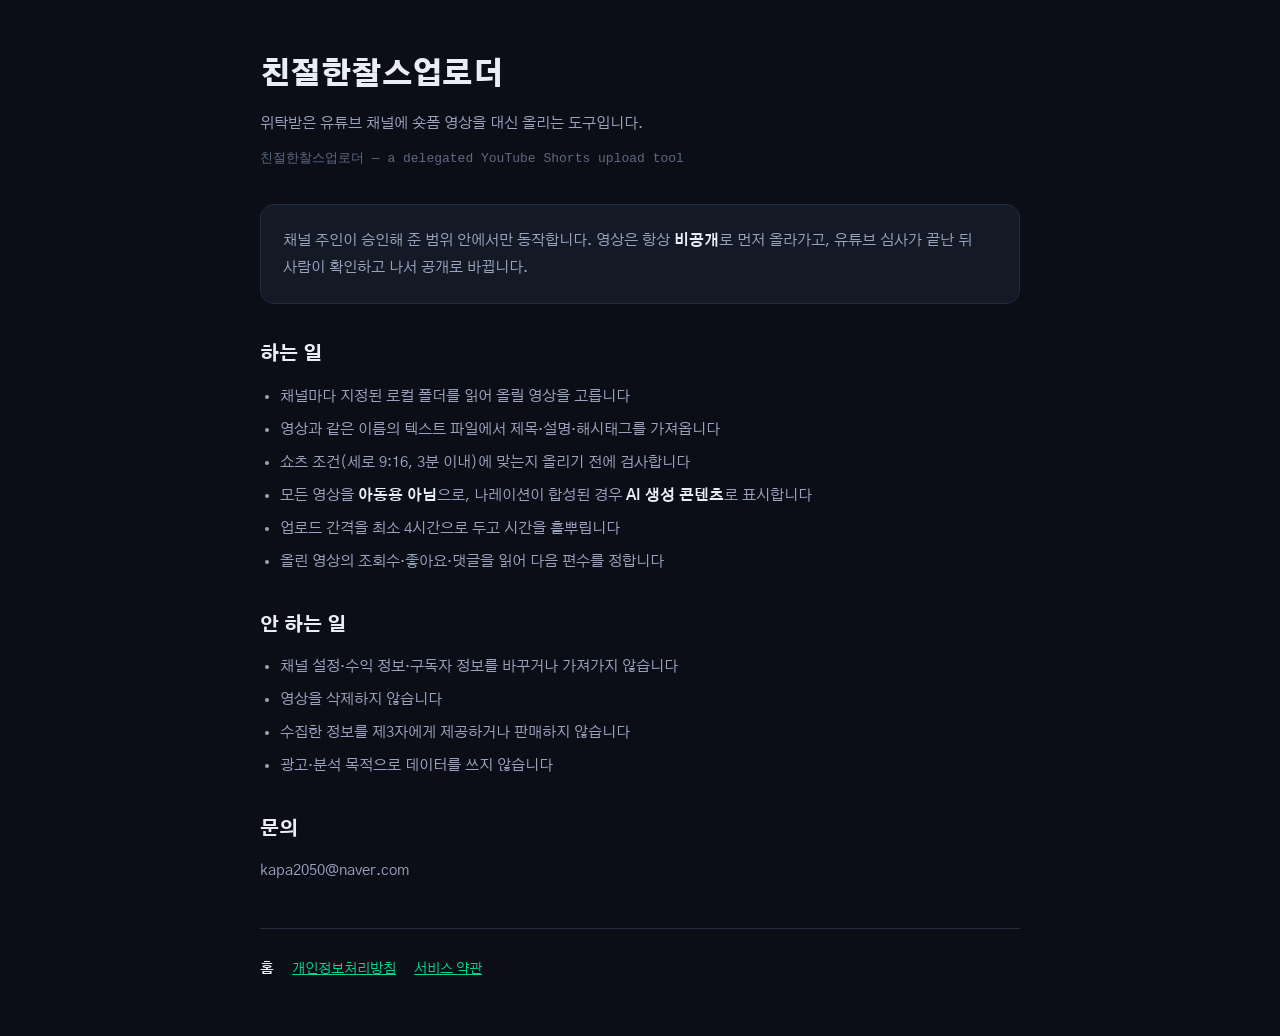
<file: index.html>
<!doctype html>
<html lang="ko">
<head>
<meta charset="utf-8">
<meta name="viewport" content="width=device-width,initial-scale=1">
<meta name="theme-color" content="#0B0E17">
<meta name="description" content="친절한찰스업로더 — 위탁받은 유튜브 채널에 숏폼 영상을 대신 올리는 도구">
<title>친절한찰스업로더</title>
<link rel="preconnect" href="https://fonts.googleapis.com">
<link rel="preconnect" href="https://fonts.gstatic.com" crossorigin>
<link href="https://fonts.googleapis.com/css2?family=Gothic+A1:wght@400;700;900&display=swap" rel="stylesheet">
<link rel="stylesheet" href="./style.css">
</head>
<body>
<div class="w">
<h1>친절한찰스업로더</h1>
<p class="sub">위탁받은 유튜브 채널에 숏폼 영상을 대신 올리는 도구입니다.</p>
<p class="date">친절한찰스업로더 — a delegated YouTube Shorts upload tool</p>

<div class="box">
<p>채널 주인이 승인해 준 범위 안에서만 동작합니다. 영상은 항상 <b>비공개</b>로 먼저 올라가고,
유튜브 심사가 끝난 뒤 사람이 확인하고 나서 공개로 바뀝니다.</p>
</div>

<h2>하는 일</h2>
<ul>
<li>채널마다 지정된 로컬 폴더를 읽어 올릴 영상을 고릅니다</li>
<li>영상과 같은 이름의 텍스트 파일에서 제목·설명·해시태그를 가져옵니다</li>
<li>쇼츠 조건(세로 9:16, 3분 이내)에 맞는지 올리기 전에 검사합니다</li>
<li>모든 영상을 <b>아동용 아님</b>으로, 나레이션이 합성된 경우 <b>AI 생성 콘텐츠</b>로 표시합니다</li>
<li>업로드 간격을 최소 4시간으로 두고 시간을 흩뿌립니다</li>
<li>올린 영상의 조회수·좋아요·댓글을 읽어 다음 편수를 정합니다</li>
</ul>

<h2>안 하는 일</h2>
<ul>
<li>채널 설정·수익 정보·구독자 정보를 바꾸거나 가져가지 않습니다</li>
<li>영상을 삭제하지 않습니다</li>
<li>수집한 정보를 제3자에게 제공하거나 판매하지 않습니다</li>
<li>광고·분석 목적으로 데이터를 쓰지 않습니다</li>
</ul>

<h2>문의</h2>
<p>kapa2050@naver.com</p>

<nav>
<a href="./" aria-current="page">홈</a>
<a href="./privacy.html">개인정보처리방침</a>
<a href="./terms.html">서비스 약관</a>
</nav>
</div>
</body>
</html>
</file>
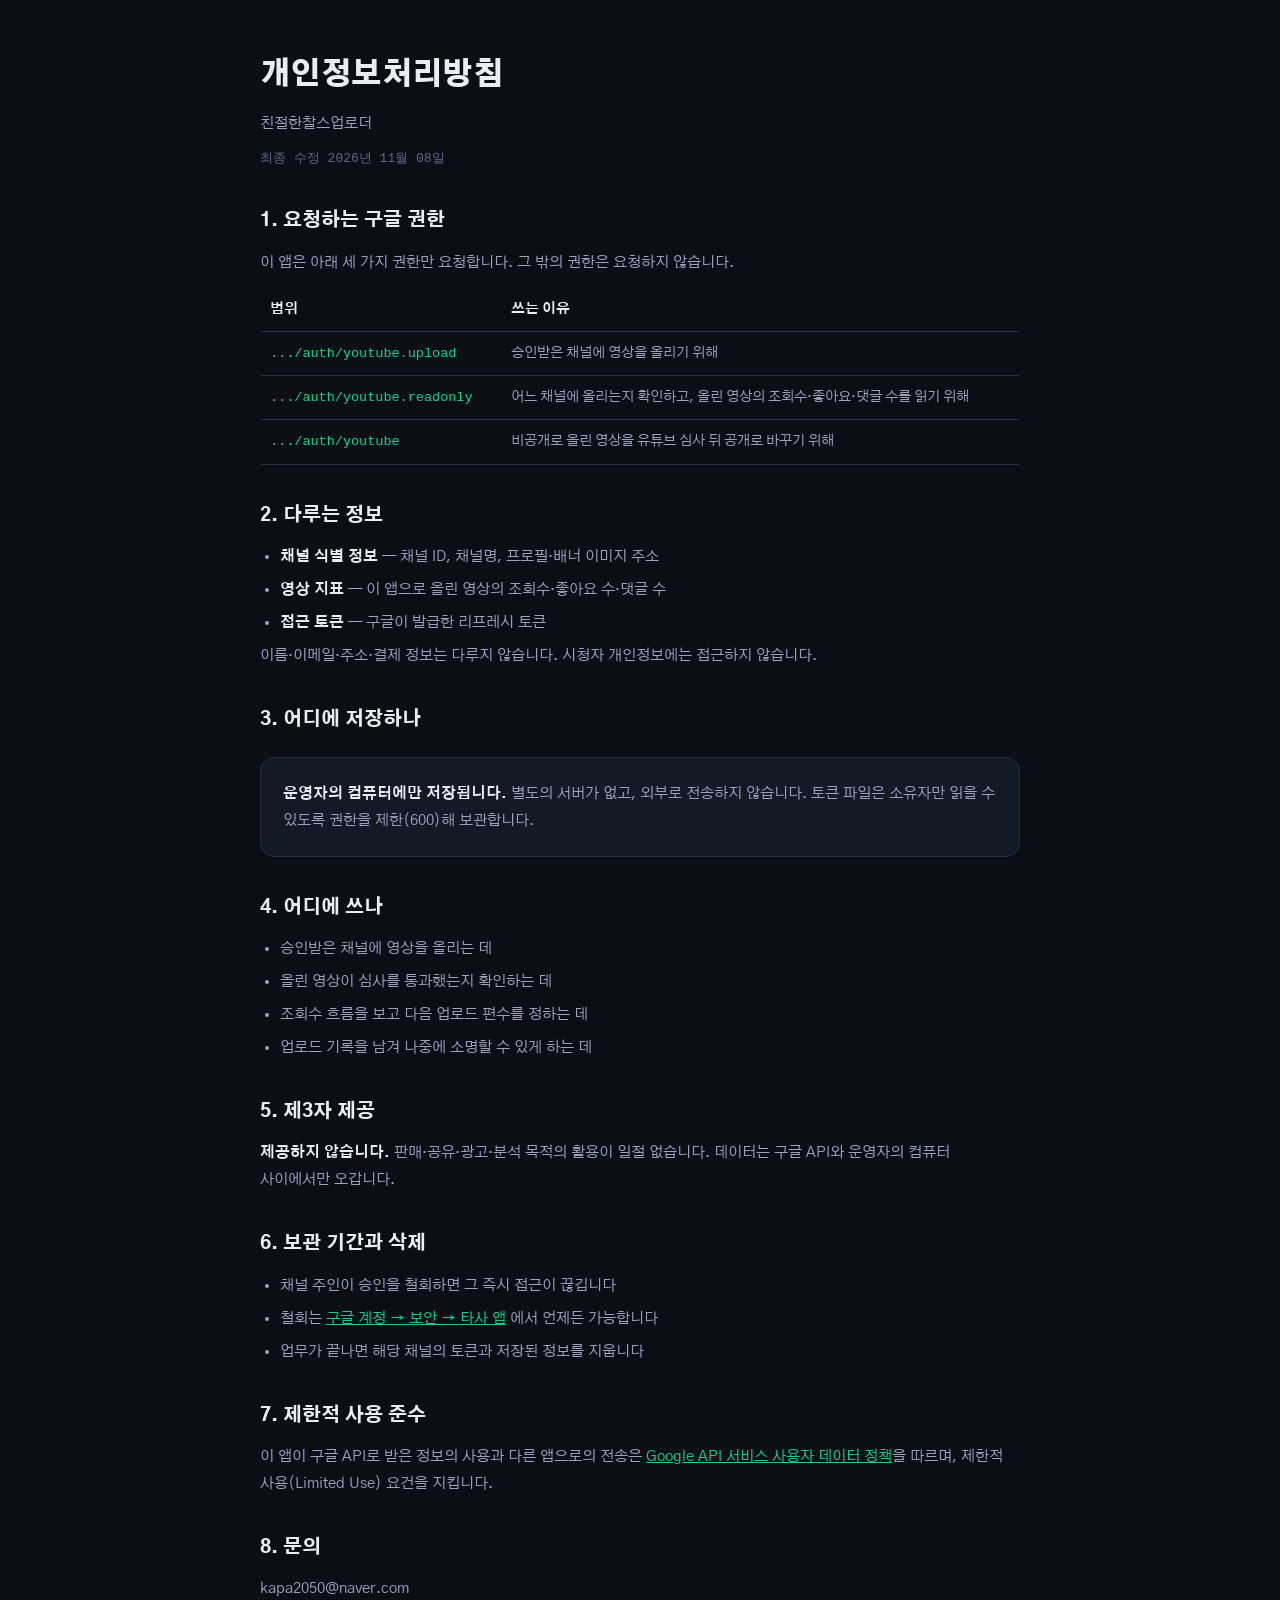
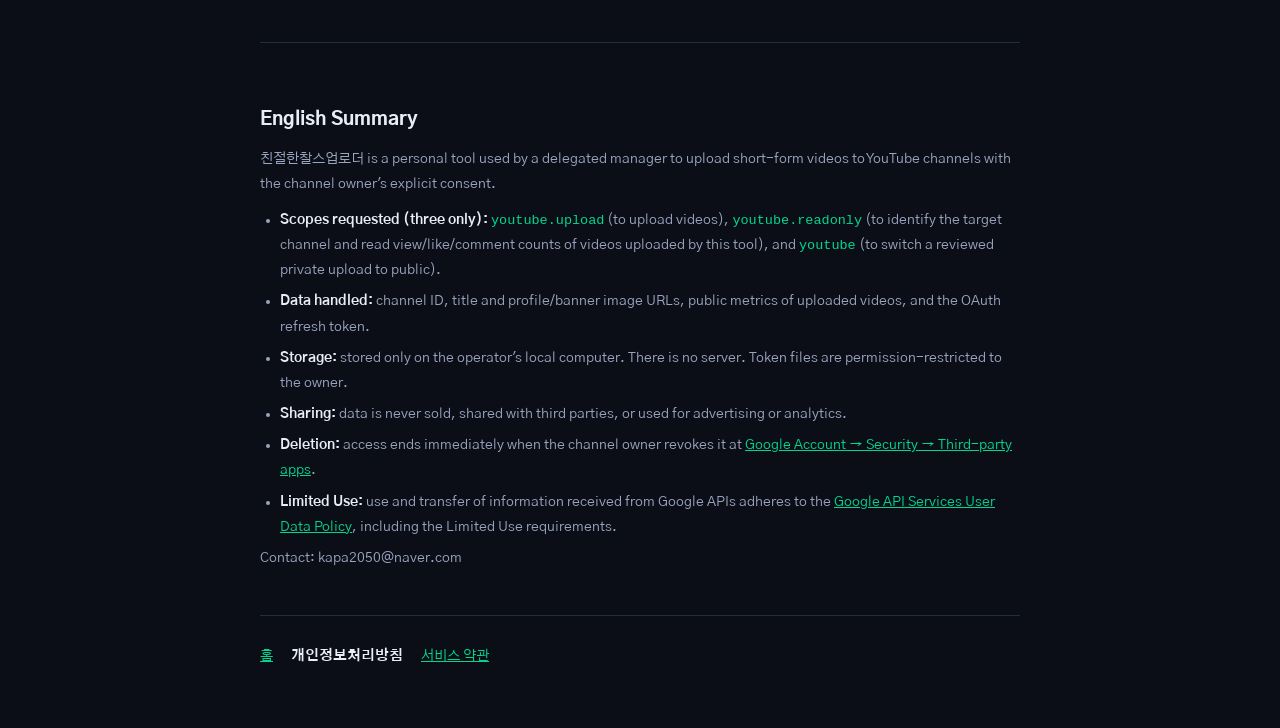
<file: privacy.html>
<!doctype html>
<html lang="ko">
<head>
<meta charset="utf-8">
<meta name="viewport" content="width=device-width,initial-scale=1">
<meta name="theme-color" content="#0B0E17">
<meta name="description" content="친절한찰스업로더 개인정보처리방침">
<title>개인정보처리방침 · 친절한찰스업로더</title>
<link rel="preconnect" href="https://fonts.googleapis.com">
<link rel="preconnect" href="https://fonts.gstatic.com" crossorigin>
<link href="https://fonts.googleapis.com/css2?family=Gothic+A1:wght@400;700;900&display=swap" rel="stylesheet">
<link rel="stylesheet" href="./style.css">
</head>
<body>
<div class="w">
<h1>개인정보처리방침</h1>
<p class="sub">친절한찰스업로더</p>
<p class="date">최종 수정 2026년 11월 08일</p>

<h2>1. 요청하는 구글 권한</h2>
<p>이 앱은 아래 세 가지 권한만 요청합니다. 그 밖의 권한은 요청하지 않습니다.</p>
<div class="table"><table>
<tr><th>범위</th><th>쓰는 이유</th></tr>
<tr><td><code>.../auth/youtube.upload</code></td><td>승인받은 채널에 영상을 올리기 위해</td></tr>
<tr><td><code>.../auth/youtube.readonly</code></td><td>어느 채널에 올리는지 확인하고, 올린 영상의 조회수·좋아요·댓글 수를 읽기 위해</td></tr>
<tr><td><code>.../auth/youtube</code></td><td>비공개로 올린 영상을 유튜브 심사 뒤 공개로 바꾸기 위해</td></tr>
</table></div>

<h2>2. 다루는 정보</h2>
<ul>
<li><b>채널 식별 정보</b> — 채널 ID, 채널명, 프로필·배너 이미지 주소</li>
<li><b>영상 지표</b> — 이 앱으로 올린 영상의 조회수·좋아요 수·댓글 수</li>
<li><b>접근 토큰</b> — 구글이 발급한 리프레시 토큰</li>
</ul>
<p>이름·이메일·주소·결제 정보는 다루지 않습니다. 시청자 개인정보에는 접근하지 않습니다.</p>

<h2>3. 어디에 저장하나</h2>
<div class="box">
<p><b>운영자의 컴퓨터에만 저장됩니다.</b> 별도의 서버가 없고, 외부로 전송하지 않습니다.
토큰 파일은 소유자만 읽을 수 있도록 권한을 제한(600)해 보관합니다.</p>
</div>

<h2>4. 어디에 쓰나</h2>
<ul>
<li>승인받은 채널에 영상을 올리는 데</li>
<li>올린 영상이 심사를 통과했는지 확인하는 데</li>
<li>조회수 흐름을 보고 다음 업로드 편수를 정하는 데</li>
<li>업로드 기록을 남겨 나중에 소명할 수 있게 하는 데</li>
</ul>

<h2>5. 제3자 제공</h2>
<p><b>제공하지 않습니다.</b> 판매·공유·광고·분석 목적의 활용이 일절 없습니다.
데이터는 구글 API와 운영자의 컴퓨터 사이에서만 오갑니다.</p>

<h2>6. 보관 기간과 삭제</h2>
<ul>
<li>채널 주인이 승인을 철회하면 그 즉시 접근이 끊깁니다</li>
<li>철회는 <a href="https://myaccount.google.com/permissions">구글 계정 → 보안 → 타사 앱</a> 에서 언제든 가능합니다</li>
<li>업무가 끝나면 해당 채널의 토큰과 저장된 정보를 지웁니다</li>
</ul>

<h2>7. 제한적 사용 준수</h2>
<p>이 앱이 구글 API로 받은 정보의 사용과 다른 앱으로의 전송은
<a href="https://developers.google.com/terms/api-services-user-data-policy">Google API 서비스 사용자 데이터 정책</a>을 따르며,
제한적 사용(Limited Use) 요건을 지킵니다.</p>

<h2>8. 문의</h2>
<p>kapa2050@naver.com</p>

<div class="en">
<h2>English Summary</h2>
<p>친절한찰스업로더 is a personal tool used by a delegated manager to upload short-form videos
to YouTube channels with the channel owner's explicit consent.</p>
<ul>
<li><b>Scopes requested (three only):</b> <code>youtube.upload</code> (to upload videos),
<code>youtube.readonly</code> (to identify the target channel and read view/like/comment counts
of videos uploaded by this tool), and <code>youtube</code> (to switch a reviewed private upload to public).</li>
<li><b>Data handled:</b> channel ID, title and profile/banner image URLs, public metrics of uploaded videos, and the OAuth
refresh token.</li>
<li><b>Storage:</b> stored only on the operator's local computer. There is no server. Token files
are permission-restricted to the owner.</li>
<li><b>Sharing:</b> data is never sold, shared with third parties, or used for advertising or analytics.</li>
<li><b>Deletion:</b> access ends immediately when the channel owner revokes it at
<a href="https://myaccount.google.com/permissions">Google Account → Security → Third-party apps</a>.</li>
<li><b>Limited Use:</b> use and transfer of information received from Google APIs adheres to the
<a href="https://developers.google.com/terms/api-services-user-data-policy">Google API Services User Data Policy</a>,
including the Limited Use requirements.</li>
</ul>
<p>Contact: kapa2050@naver.com</p>
</div>

<nav>
<a href="./">홈</a>
<a href="./privacy.html" aria-current="page">개인정보처리방침</a>
<a href="./terms.html">서비스 약관</a>
</nav>
</div>
</body>
</html>
</file>
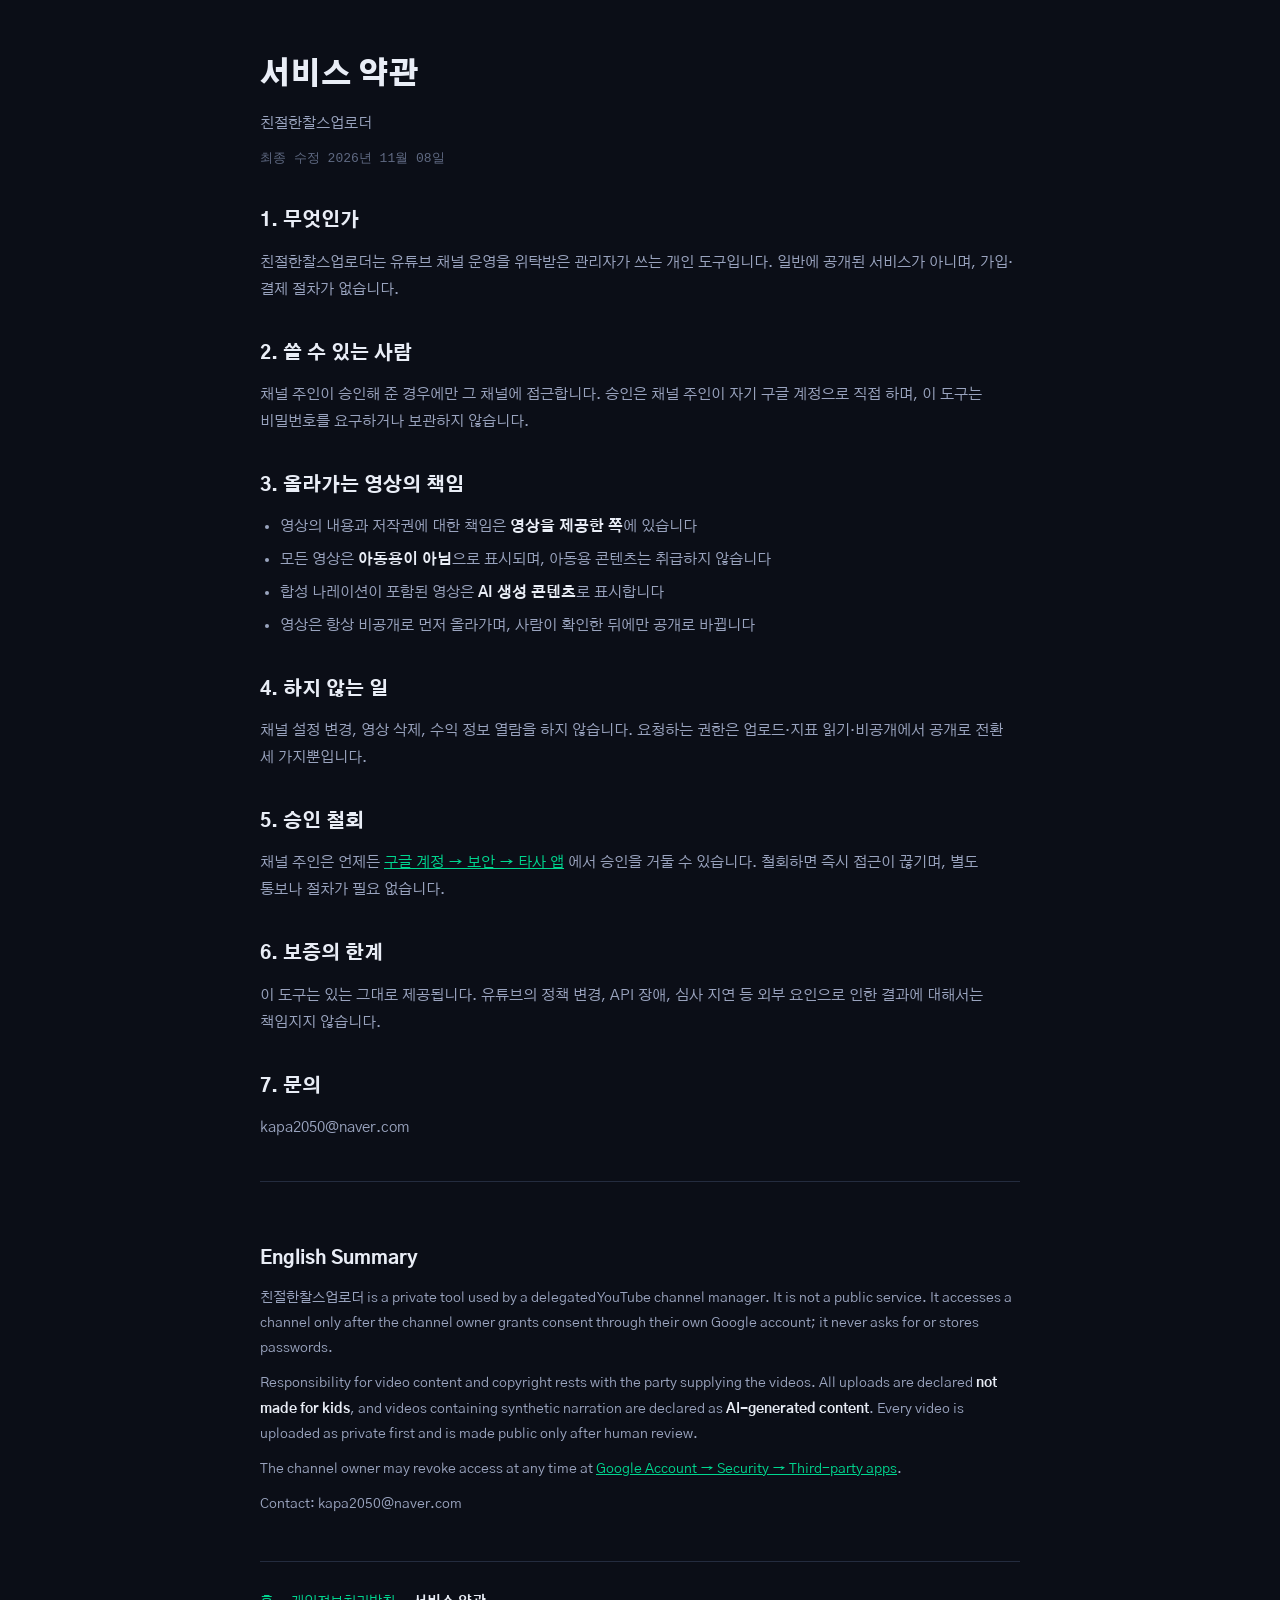
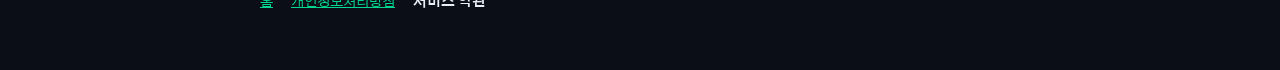
<file: terms.html>
<!doctype html>
<html lang="ko">
<head>
<meta charset="utf-8">
<meta name="viewport" content="width=device-width,initial-scale=1">
<meta name="theme-color" content="#0B0E17">
<meta name="description" content="친절한찰스업로더 서비스 약관">
<title>서비스 약관 · 친절한찰스업로더</title>
<link rel="preconnect" href="https://fonts.googleapis.com">
<link rel="preconnect" href="https://fonts.gstatic.com" crossorigin>
<link href="https://fonts.googleapis.com/css2?family=Gothic+A1:wght@400;700;900&display=swap" rel="stylesheet">
<link rel="stylesheet" href="./style.css">
</head>
<body>
<div class="w">
<h1>서비스 약관</h1>
<p class="sub">친절한찰스업로더</p>
<p class="date">최종 수정 2026년 11월 08일</p>

<h2>1. 무엇인가</h2>
<p>친절한찰스업로더는 유튜브 채널 운영을 위탁받은 관리자가 쓰는 개인 도구입니다.
일반에 공개된 서비스가 아니며, 가입·결제 절차가 없습니다.</p>

<h2>2. 쓸 수 있는 사람</h2>
<p>채널 주인이 승인해 준 경우에만 그 채널에 접근합니다.
승인은 채널 주인이 자기 구글 계정으로 직접 하며, 이 도구는 비밀번호를 요구하거나 보관하지 않습니다.</p>

<h2>3. 올라가는 영상의 책임</h2>
<ul>
<li>영상의 내용과 저작권에 대한 책임은 <b>영상을 제공한 쪽</b>에 있습니다</li>
<li>모든 영상은 <b>아동용이 아님</b>으로 표시되며, 아동용 콘텐츠는 취급하지 않습니다</li>
<li>합성 나레이션이 포함된 영상은 <b>AI 생성 콘텐츠</b>로 표시합니다</li>
<li>영상은 항상 비공개로 먼저 올라가며, 사람이 확인한 뒤에만 공개로 바뀝니다</li>
</ul>

<h2>4. 하지 않는 일</h2>
<p>채널 설정 변경, 영상 삭제, 수익 정보 열람을 하지 않습니다.
요청하는 권한은 업로드·지표 읽기·비공개에서 공개로 전환 세 가지뿐입니다.</p>

<h2>5. 승인 철회</h2>
<p>채널 주인은 언제든
<a href="https://myaccount.google.com/permissions">구글 계정 → 보안 → 타사 앱</a> 에서 승인을 거둘 수 있습니다.
철회하면 즉시 접근이 끊기며, 별도 통보나 절차가 필요 없습니다.</p>

<h2>6. 보증의 한계</h2>
<p>이 도구는 있는 그대로 제공됩니다. 유튜브의 정책 변경, API 장애, 심사 지연 등
외부 요인으로 인한 결과에 대해서는 책임지지 않습니다.</p>

<h2>7. 문의</h2>
<p>kapa2050@naver.com</p>

<div class="en">
<h2>English Summary</h2>
<p>친절한찰스업로더 is a private tool used by a delegated YouTube channel manager. It is not a
public service. It accesses a channel only after the channel owner grants consent through their
own Google account; it never asks for or stores passwords.</p>
<p>Responsibility for video content and copyright rests with the party supplying the videos.
All uploads are declared <b>not made for kids</b>, and videos containing synthetic narration are
declared as <b>AI-generated content</b>. Every video is uploaded as private first and is made
public only after human review.</p>
<p>The channel owner may revoke access at any time at
<a href="https://myaccount.google.com/permissions">Google Account → Security → Third-party apps</a>.</p>
<p>Contact: kapa2050@naver.com</p>
</div>

<nav>
<a href="./">홈</a>
<a href="./privacy.html">개인정보처리방침</a>
<a href="./terms.html" aria-current="page">서비스 약관</a>
</nav>
</div>
</body>
</html>
</file>
<file: style.css>
:root{--bg:#0B0E17;--card:#141926;--line:#242C3F;--fg:#E9EDF6;--mid:#9AA4BF;--dim:#5F6982;--mint:#00D68F}
*{box-sizing:border-box;margin:0;padding:0}
html{-webkit-text-size-adjust:100%;text-size-adjust:100%}
body{background:var(--bg);color:var(--fg);font-family:"Gothic A1",-apple-system,BlinkMacSystemFont,"Apple SD Gothic Neo","Malgun Gothic",sans-serif;
  line-height:1.8;padding:48px 22px;word-break:keep-all;overflow-wrap:anywhere}
.w{max-width:760px;margin:0 auto}
a{color:var(--mint)}
h1{font-size:30px;font-weight:900;margin-bottom:8px;letter-spacing:-.02em}
h2{font-size:19px;font-weight:800;margin:34px 0 10px;color:var(--fg)}
p,li{color:var(--mid);font-size:15px}
p+p{margin-top:10px}
ul{margin:10px 0 0 20px}li{margin-bottom:6px}
b{color:var(--fg)}
code{color:var(--mint);font-size:13.5px;word-break:break-all}
.sub{color:var(--mid);font-size:15px;margin-bottom:6px}
.date{color:var(--dim);font-size:13px;font-family:ui-monospace,monospace;margin-bottom:34px}
.box{background:var(--card);border:1px solid var(--line);border-radius:14px;padding:22px;margin:20px 0}
.table{overflow-x:auto;-webkit-overflow-scrolling:touch;margin-top:12px}
table{width:100%;border-collapse:collapse;font-size:14px}
th,td{text-align:left;vertical-align:top;padding:9px 10px;border-bottom:1px solid var(--line);color:var(--mid)}
th{color:var(--fg);font-weight:700;white-space:nowrap}
.en{margin-top:40px;padding-top:26px;border-top:1px solid var(--line)}
.en p,.en li{font-size:14px}
nav{margin-top:44px;padding-top:22px;border-top:1px solid var(--line);font-size:14px;display:flex;flex-wrap:wrap;gap:6px 18px}
nav a{padding:6px 0}
nav a[aria-current]{color:var(--fg);text-decoration:none;font-weight:700}
@media (max-width:480px){
  body{padding:32px 16px}
  h1{font-size:25px}
  h2{font-size:17px;margin-top:28px}
  .box{padding:18px;border-radius:12px}
  th,td{padding:8px 6px}
}
</file>
